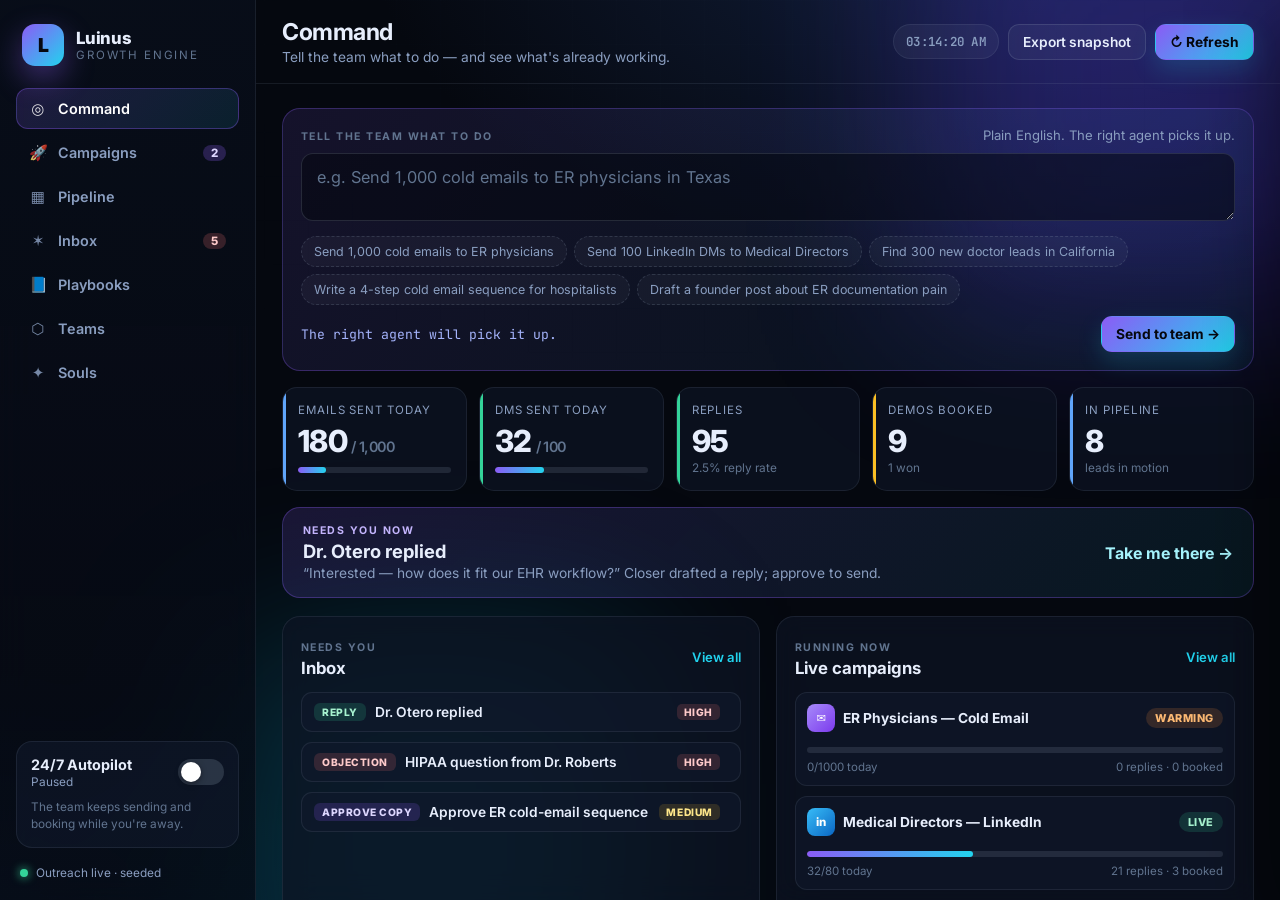
<file: index.html>
<!doctype html>
<html lang="en">
  <head>
    <meta charset="UTF-8" />
    <meta name="viewport" content="width=device-width, initial-scale=1.0" />
    <meta name="theme-color" content="#05080f" />
    <title>Luinus · Growth Engine</title>
    <link rel="preconnect" href="https://fonts.googleapis.com">
    <link rel="preconnect" href="https://fonts.gstatic.com" crossorigin>
    <link href="https://fonts.googleapis.com/css2?family=Inter:wght@400;500;600;700;800;900&family=JetBrains+Mono:wght@400;600&display=swap" rel="stylesheet">
    <link rel="stylesheet" href="./styles.css" />
  </head>
  <body>
    <div class="bg-orb orb-a"></div>
    <div class="bg-orb orb-b"></div>
    <div class="bg-grid"></div>

    <div class="app">
      <aside class="sidebar">
        <div class="brand">
          <div class="brand-mark">L</div>
          <div class="brand-text">
            <div class="brand-name">Luinus</div>
            <div class="brand-sub">Growth Engine</div>
          </div>
        </div>

        <nav class="nav" id="nav">
          <button class="nav-item" data-view="command"><span class="nav-ico">◎</span> Command</button>
          <button class="nav-item" data-view="campaigns"><span class="nav-ico">🚀</span> Campaigns <span class="nav-count" id="navCampaigns"></span></button>
          <button class="nav-item" data-view="pipeline"><span class="nav-ico">▦</span> Pipeline</button>
          <button class="nav-item" data-view="inbox"><span class="nav-ico">✶</span> Inbox <span class="nav-count danger" id="navInbox"></span></button>
          <button class="nav-item" data-view="playbooks"><span class="nav-ico">📘</span> Playbooks</button>
          <button class="nav-item" data-view="team"><span class="nav-ico">⬡</span> Teams</button>
          <button class="nav-item" data-view="souls"><span class="nav-ico">✦</span> Souls</button>
        </nav>

        <div class="autopilot">
          <div class="autopilot-row">
            <div>
              <div class="autopilot-title">24/7 Autopilot</div>
              <div class="autopilot-sub" id="autopilotSub">Paused</div>
            </div>
            <button class="toggle" id="autopilotToggle" role="switch" aria-checked="false"><span></span></button>
          </div>
          <p class="autopilot-note">The team keeps sending and booking while you're away.</p>
        </div>

        <div class="sidebar-foot">
          <div class="status-dot live"></div>
          <span id="sidebarStatus">Outreach live · seeded</span>
        </div>
      </aside>

      <main class="main">
        <header class="topbar">
          <div class="topbar-left">
            <h1 id="viewTitle">Command</h1>
            <p id="viewSubtitle" class="topbar-sub">Tell the team what to do — and see what's already working.</p>
          </div>
          <div class="topbar-actions">
            <span class="pill" id="clockPill">—</span>
            <button class="btn btn-ghost" id="exportBtn">Export snapshot</button>
            <button class="btn btn-primary" id="refreshBtn">↻ Refresh</button>
          </div>
        </header>

        <div class="view-scroll">
          <section class="view" id="view-command"></section>
          <section class="view" id="view-campaigns"></section>
          <section class="view" id="view-pipeline"></section>
          <section class="view" id="view-inbox"></section>
          <section class="view" id="view-playbooks"></section>
          <section class="view" id="view-team"></section>
          <section class="view" id="view-souls"></section>
        </div>
      </main>
    </div>

    <div class="drawer-backdrop" id="drawerBackdrop"></div>
    <aside class="drawer" id="drawer" aria-hidden="true">
      <div class="drawer-inner" id="drawerInner"></div>
    </aside>

    <div class="toast" id="toast"></div>

    <script src="./data.js"></script>
    <script src="./souls.js"></script>
    <script src="./app.js"></script>
  </body>
</html>
</file>
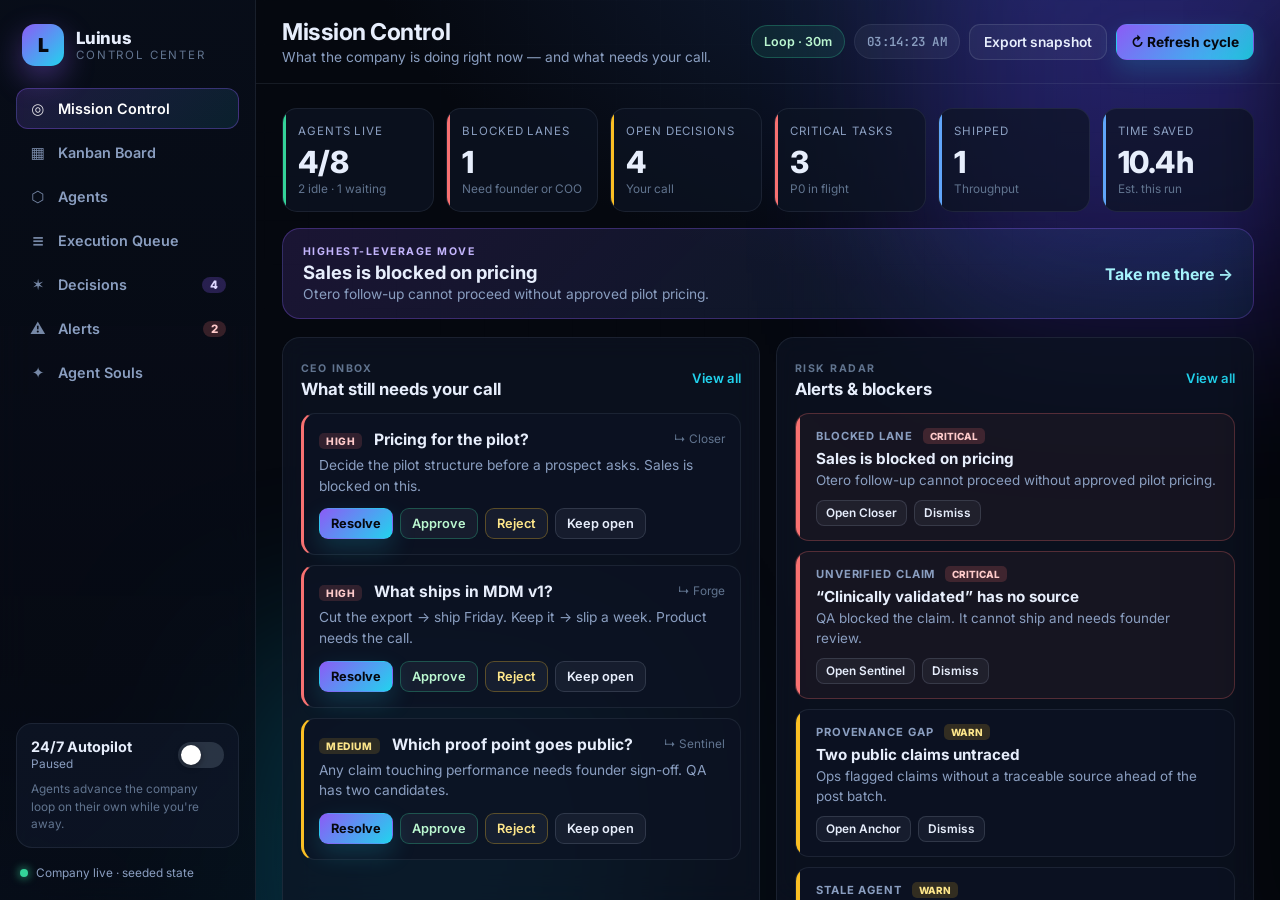
<file: luinus/dashboard/index.html>
<!doctype html>
<html lang="en">
  <head>
    <meta charset="UTF-8" />
    <meta name="viewport" content="width=device-width, initial-scale=1.0" />
    <meta name="theme-color" content="#05080f" />
    <title>Luinus · Company Control Center</title>
    <link rel="preconnect" href="https://fonts.googleapis.com">
    <link rel="preconnect" href="https://fonts.gstatic.com" crossorigin>
    <link href="https://fonts.googleapis.com/css2?family=Inter:wght@400;500;600;700;800;900&family=JetBrains+Mono:wght@400;600&display=swap" rel="stylesheet">
    <link rel="stylesheet" href="./styles.css" />
  </head>
  <body>
    <div class="bg-orb orb-a"></div>
    <div class="bg-orb orb-b"></div>
    <div class="bg-grid"></div>

    <div class="app">
      <!-- ===== Sidebar ===== -->
      <aside class="sidebar">
        <div class="brand">
          <div class="brand-mark">L</div>
          <div class="brand-text">
            <div class="brand-name">Luinus</div>
            <div class="brand-sub">Control Center</div>
          </div>
        </div>

        <nav class="nav" id="nav">
          <button class="nav-item" data-view="mission"><span class="nav-ico">◎</span> Mission Control</button>
          <button class="nav-item" data-view="kanban"><span class="nav-ico">▦</span> Kanban Board</button>
          <button class="nav-item" data-view="agents"><span class="nav-ico">⬡</span> Agents</button>
          <button class="nav-item" data-view="queue"><span class="nav-ico">≡</span> Execution Queue</button>
          <button class="nav-item" data-view="decisions"><span class="nav-ico">✶</span> Decisions <span class="nav-count" id="navDecisions"></span></button>
          <button class="nav-item" data-view="alerts"><span class="nav-ico">⚠</span> Alerts <span class="nav-count danger" id="navAlerts"></span></button>
          <button class="nav-item" data-view="souls"><span class="nav-ico">✦</span> Agent Souls</button>
        </nav>

        <div class="autopilot">
          <div class="autopilot-row">
            <div>
              <div class="autopilot-title">24/7 Autopilot</div>
              <div class="autopilot-sub" id="autopilotSub">Paused</div>
            </div>
            <button class="toggle" id="autopilotToggle" role="switch" aria-checked="false"><span></span></button>
          </div>
          <p class="autopilot-note">Agents advance the company loop on their own while you're away.</p>
        </div>

        <div class="sidebar-foot">
          <div class="status-dot live"></div>
          <span id="sidebarStatus">Company live · seeded state</span>
        </div>
      </aside>

      <!-- ===== Main ===== -->
      <main class="main">
        <header class="topbar">
          <div class="topbar-left">
            <h1 id="viewTitle">Mission Control</h1>
            <p id="viewSubtitle" class="topbar-sub">What the company is doing right now — and what needs your call.</p>
          </div>
          <div class="topbar-actions">
            <span class="pill pill-live" id="cadencePill">Loop · 30m</span>
            <span class="pill" id="clockPill">—</span>
            <button class="btn btn-ghost" id="exportBtn">Export snapshot</button>
            <button class="btn btn-primary" id="refreshBtn">↻ Refresh cycle</button>
          </div>
        </header>

        <div class="view-scroll">
          <section class="view" id="view-mission"></section>
          <section class="view" id="view-kanban"></section>
          <section class="view" id="view-agents"></section>
          <section class="view" id="view-queue"></section>
          <section class="view" id="view-decisions"></section>
          <section class="view" id="view-alerts"></section>
          <section class="view" id="view-souls"></section>
        </div>
      </main>
    </div>

    <!-- ===== Drill-down drawer ===== -->
    <div class="drawer-backdrop" id="drawerBackdrop"></div>
    <aside class="drawer" id="drawer" aria-hidden="true">
      <div class="drawer-inner" id="drawerInner"></div>
    </aside>

    <!-- ===== Toast ===== -->
    <div class="toast" id="toast"></div>

    <script src="./data.js"></script>
    <script src="./souls.js"></script>
    <script src="./app.js"></script>
  </body>
</html>
</file>
<file: styles.css>
:root {
  color-scheme: dark;
  --bg: #05080f;
  --bg-2: #070c16;
  --panel: rgba(13, 20, 35, 0.72);
  --panel-2: rgba(17, 26, 44, 0.6);
  --line: rgba(148, 163, 184, 0.12);
  --line-2: rgba(148, 163, 184, 0.2);
  --text: #e7eefc;
  --muted: #8a9ec0;
  --muted-2: #61748f;
  --accent: #8b5cf6;
  --accent-2: #22d3ee;
  --good: #34d399;
  --warn: #fbbf24;
  --bad: #f87171;
  --info: #60a5fa;
  --radius: 18px;
  --shadow: 0 30px 80px rgba(0, 0, 0, 0.5);
  font-family: Inter, system-ui, -apple-system, "Segoe UI", sans-serif;
}

* { box-sizing: border-box; }
html, body { margin: 0; height: 100%; }
body {
  background: radial-gradient(1200px 700px at 80% -10%, #13213f 0%, transparent 55%),
              radial-gradient(900px 600px at -10% 110%, #0c1f33 0%, transparent 55%),
              var(--bg);
  color: var(--text);
  overflow: hidden;
}
button { font: inherit; color: inherit; cursor: pointer; }
a { color: inherit; }
h1, h2, h3, h4 { margin: 0; }
::-webkit-scrollbar { width: 10px; height: 10px; }
::-webkit-scrollbar-thumb { background: rgba(148, 163, 184, 0.18); border-radius: 999px; }
::-webkit-scrollbar-track { background: transparent; }

.bg-orb { position: fixed; pointer-events: none; filter: blur(90px); opacity: 0.28; z-index: 0; }
.orb-a { width: 480px; height: 480px; background: #5b3df6; top: -160px; right: -120px; }
.orb-b { width: 420px; height: 420px; background: #0891b2; bottom: -160px; left: 220px; }
.bg-grid {
  position: fixed; inset: 0; z-index: 0; pointer-events: none; opacity: 0.4;
  background-image: linear-gradient(rgba(148,163,184,0.04) 1px, transparent 1px),
                    linear-gradient(90deg, rgba(148,163,184,0.04) 1px, transparent 1px);
  background-size: 44px 44px;
  mask-image: radial-gradient(900px 600px at 50% 0%, #000 0%, transparent 80%);
}

.eyebrow { text-transform: uppercase; letter-spacing: 0.14em; font-size: 0.66rem; font-weight: 700; color: var(--muted-2); }
.eyebrow.good { color: var(--good); }
.eyebrow.warn { color: var(--warn); }
.subtle { color: var(--muted); font-size: 0.82rem; }
.muted { opacity: 0.62; }
.link { background: none; border: none; color: var(--accent-2); font-size: 0.82rem; font-weight: 600; padding: 0; }
.link:hover { text-decoration: underline; }

/* ===== App shell ===== */
.app { position: relative; z-index: 1; display: grid; grid-template-columns: 256px 1fr; height: 100vh; }

/* ===== Sidebar ===== */
.sidebar {
  display: flex; flex-direction: column; gap: 18px;
  padding: 20px 16px; border-right: 1px solid var(--line);
  background: linear-gradient(180deg, rgba(9, 14, 26, 0.86), rgba(6, 10, 20, 0.7));
  backdrop-filter: blur(16px);
}
.brand { display: flex; align-items: center; gap: 12px; padding: 4px 6px; }
.brand-mark {
  width: 42px; height: 42px; border-radius: 13px; display: grid; place-items: center;
  background: linear-gradient(135deg, #8b5cf6, #22d3ee); font-weight: 900; font-size: 1.2rem;
  box-shadow: 0 12px 30px rgba(139, 92, 246, 0.4); color: #06080f;
}
.brand-name { font-weight: 800; font-size: 1.05rem; letter-spacing: -0.01em; }
.brand-sub { font-size: 0.72rem; color: var(--muted-2); letter-spacing: 0.16em; text-transform: uppercase; }

.nav { display: flex; flex-direction: column; gap: 3px; }
.nav-item {
  display: flex; align-items: center; gap: 11px; width: 100%;
  padding: 10px 12px; border-radius: 12px; border: 1px solid transparent;
  background: none; color: var(--muted); font-weight: 600; font-size: 0.9rem; text-align: left;
  transition: background 0.15s, color 0.15s, border-color 0.15s;
}
.nav-item:hover { background: rgba(148, 163, 184, 0.07); color: var(--text); }
.nav-item.active { background: linear-gradient(135deg, rgba(139,92,246,0.18), rgba(34,211,238,0.1)); color: #fff; border-color: rgba(139,92,246,0.35); }
.nav-ico { width: 18px; text-align: center; opacity: 0.85; font-size: 0.95rem; }
.nav-count { margin-left: auto; background: rgba(139,92,246,0.25); color: #ddd6fe; font-size: 0.72rem; font-weight: 800; padding: 1px 8px; border-radius: 999px; }
.nav-count.danger { background: rgba(248,113,113,0.2); color: #fecaca; }

.autopilot { margin-top: auto; padding: 14px; border-radius: 16px; border: 1px solid var(--line); background: var(--panel-2); }
.autopilot-row { display: flex; align-items: center; justify-content: space-between; gap: 10px; }
.autopilot-title { font-weight: 700; font-size: 0.9rem; }
.autopilot-sub { font-size: 0.74rem; color: var(--muted); margin-top: 2px; }
.autopilot-note { margin: 10px 0 0; font-size: 0.74rem; color: var(--muted-2); line-height: 1.45; }
.toggle { width: 46px; height: 26px; border-radius: 999px; background: rgba(148,163,184,0.22); border: none; position: relative; transition: background 0.2s; }
.toggle span { position: absolute; top: 3px; left: 3px; width: 20px; height: 20px; border-radius: 50%; background: #fff; transition: transform 0.2s; box-shadow: 0 2px 6px rgba(0,0,0,0.4); }
.toggle.on { background: linear-gradient(135deg, #8b5cf6, #22d3ee); }
.toggle.on span { transform: translateX(20px); }

.sidebar-foot { display: flex; align-items: center; gap: 8px; font-size: 0.74rem; color: var(--muted); padding: 0 4px; }
.status-dot { width: 8px; height: 8px; border-radius: 50%; }
.status-dot.live { background: var(--good); box-shadow: 0 0 10px var(--good); animation: pulse 2s infinite; }
@keyframes pulse { 0%,100% { opacity: 1; } 50% { opacity: 0.4; } }

/* ===== Main ===== */
.main { display: flex; flex-direction: column; height: 100vh; overflow: hidden; }
.topbar {
  display: flex; align-items: center; justify-content: space-between; gap: 16px;
  padding: 18px 26px; border-bottom: 1px solid var(--line); flex-wrap: wrap;
}
.topbar-left h1 { font-size: 1.45rem; letter-spacing: -0.02em; }
.topbar-sub { margin: 3px 0 0; color: var(--muted); font-size: 0.86rem; }
.topbar-actions { display: flex; align-items: center; gap: 9px; flex-wrap: wrap; }
.pill {
  display: inline-flex; align-items: center; gap: 6px; padding: 8px 12px; border-radius: 999px;
  background: rgba(148,163,184,0.08); border: 1px solid var(--line); color: var(--muted);
  font-size: 0.78rem; font-weight: 600;
}
.pill-live { color: #bbf7d0; background: rgba(52,211,153,0.1); border-color: rgba(52,211,153,0.28); }
#clockPill { font-family: "JetBrains Mono", monospace; letter-spacing: 0.02em; }

.view-scroll { flex: 1; overflow-y: auto; padding: 24px 26px 60px; }
.view { display: none; animation: fade 0.25s ease; }
.view.active { display: block; }
@keyframes fade { from { opacity: 0; transform: translateY(6px); } to { opacity: 1; transform: none; } }

/* ===== Buttons ===== */
.btn { border: 1px solid transparent; border-radius: 11px; padding: 9px 14px; font-weight: 600; font-size: 0.86rem; transition: transform 0.12s, background 0.15s, border-color 0.15s, opacity 0.15s; }
.btn:hover { transform: translateY(-1px); }
.btn:active { transform: none; }
.btn-primary { background: linear-gradient(135deg, #8b5cf6, #22d3ee); color: #06080f; font-weight: 700; box-shadow: 0 10px 24px rgba(34,211,238,0.18); }
.btn-ghost { background: rgba(148,163,184,0.08); border-color: var(--line-2); color: var(--text); }
.btn-ghost:hover { background: rgba(148,163,184,0.14); }
.btn-ghost.warn { color: #fde68a; border-color: rgba(251,191,36,0.3); }
.btn-ghost.good { color: #bbf7d0; border-color: rgba(52,211,153,0.3); }
.btn-small { padding: 7px 11px; font-size: 0.8rem; border-radius: 9px; }
.btn-tiny { padding: 5px 9px; font-size: 0.74rem; border-radius: 8px; }
.btn:disabled { opacity: 0.4; cursor: not-allowed; transform: none; }

/* ===== Panels ===== */
.panel { background: var(--panel); border: 1px solid var(--line); border-radius: var(--radius); padding: 18px; backdrop-filter: blur(12px); }
.panel-head { display: flex; align-items: center; justify-content: space-between; gap: 12px; margin-bottom: 14px; }
.panel-head h3 { font-size: 1.05rem; margin-top: 3px; }
.stack { display: grid; gap: 10px; }
.stack.wide { gap: 12px; }

/* ===== Metrics tiles ===== */
.metrics-row { display: grid; grid-template-columns: repeat(6, 1fr); gap: 12px; margin-bottom: 16px; }
.tile { padding: 15px; border-radius: 15px; border: 1px solid var(--line); background: var(--panel); position: relative; overflow: hidden; }
.tile::before { content: ''; position: absolute; top: 0; left: 0; width: 3px; height: 100%; background: var(--muted-2); }
.tile.tone-good::before { background: var(--good); }
.tile.tone-bad::before { background: var(--bad); }
.tile.tone-warn::before { background: var(--warn); }
.tile.tone-info::before { background: var(--info); }
.tile-label { font-size: 0.72rem; text-transform: uppercase; letter-spacing: 0.08em; color: var(--muted); }
.tile-value { font-size: 1.9rem; font-weight: 800; margin: 6px 0 2px; letter-spacing: -0.02em; }
.tile-hint { font-size: 0.74rem; color: var(--muted-2); }

/* ===== Recommendation ===== */
.recommend {
  display: flex; align-items: center; justify-content: space-between; gap: 16px; width: 100%;
  padding: 16px 20px; margin-bottom: 18px; border-radius: var(--radius); text-align: left;
  background: linear-gradient(135deg, rgba(139,92,246,0.16), rgba(34,211,238,0.08));
  border: 1px solid rgba(139,92,246,0.32);
}
.recommend:hover { transform: translateY(-1px); border-color: rgba(139,92,246,0.5); }
.recommend-left { display: flex; flex-direction: column; gap: 3px; }
.recommend-eyebrow { text-transform: uppercase; letter-spacing: 0.14em; font-size: 0.66rem; font-weight: 700; color: #c4b5fd; }
.recommend-left strong { font-size: 1.15rem; }
.recommend-detail { color: var(--muted); font-size: 0.86rem; }
.recommend-cta { white-space: nowrap; font-weight: 700; color: #a5f3fc; }

/* ===== Mission grid ===== */
.mission-grid { display: grid; grid-template-columns: 1fr 1fr; gap: 16px; }
.pulse-panel { grid-column: span 1; }
.activity-panel { grid-column: 1 / -1; }
.pulse { display: grid; grid-template-columns: repeat(2, 1fr); gap: 8px; }
.pulse-chip { display: flex; align-items: center; gap: 10px; padding: 9px 11px; border-radius: 12px; border: 1px solid var(--line); background: var(--panel-2); text-align: left; }
.pulse-chip:hover { border-color: var(--line-2); }
.pulse-meta { display: flex; flex-direction: column; flex: 1; }
.pulse-name { font-weight: 700; font-size: 0.84rem; }
.pulse-status { font-size: 0.72rem; color: var(--muted); }

/* ===== Avatars / dots / badges ===== */
.avatar { width: 30px; height: 30px; border-radius: 9px; display: grid; place-items: center; font-weight: 800; font-size: 0.74rem; background: linear-gradient(135deg, #6d4ef0, #1aa0c0); color: #06080f; flex: none; }
.avatar.xs { width: 20px; height: 20px; border-radius: 6px; font-size: 0.6rem; }
.avatar.lg { width: 44px; height: 44px; border-radius: 12px; font-size: 0.95rem; }
.avatar.xl { width: 56px; height: 56px; border-radius: 15px; font-size: 1.2rem; }
.avatar.blocked { background: linear-gradient(135deg, #f87171, #b45309); }
.avatar.idle { background: linear-gradient(135deg, #fbbf24, #b45309); }
.avatar.waiting { background: linear-gradient(135deg, #60a5fa, #4338ca); }
.avatar.done { background: linear-gradient(135deg, #34d399, #0f766e); }

.dot { width: 9px; height: 9px; border-radius: 50%; flex: none; }
.dot.live { background: var(--good); box-shadow: 0 0 8px var(--good); }
.dot.idle { background: var(--warn); }
.dot.blocked { background: var(--bad); box-shadow: 0 0 8px var(--bad); }
.dot.waiting { background: var(--info); }
.dot.done { background: var(--good); }

.badge { padding: 4px 9px; border-radius: 999px; font-size: 0.68rem; font-weight: 800; text-transform: uppercase; letter-spacing: 0.06em; flex: none; }
.badge.live { color: #bbf7d0; background: rgba(52,211,153,0.14); }
.badge.idle { color: #fde68a; background: rgba(251,191,36,0.14); }
.badge.blocked { color: #fecaca; background: rgba(248,113,113,0.16); }
.badge.waiting { color: #bfdbfe; background: rgba(96,165,250,0.16); }
.badge.done { color: #a7f3d0; background: rgba(52,211,153,0.14); }

/* ===== Activity ===== */
.activity { display: grid; gap: 2px; }
.activity-item { display: flex; gap: 11px; padding: 9px 4px; border-bottom: 1px solid var(--line); }
.activity-item:last-child { border-bottom: none; }
.act-dot { width: 8px; height: 8px; border-radius: 50%; margin-top: 6px; flex: none; background: var(--muted-2); }
.act-dot.type-revenue { background: var(--good); }
.act-dot.type-product { background: var(--accent); }
.act-dot.type-quality { background: var(--info); }
.act-dot.type-operations { background: var(--warn); }
.act-dot.type-research { background: var(--accent-2); }
.act-dot.type-customer { background: #f472b6; }
.act-body { flex: 1; }
.act-msg { font-size: 0.88rem; line-height: 1.4; }
.act-meta { display: flex; justify-content: space-between; gap: 10px; margin-top: 2px; font-size: 0.72rem; color: var(--muted-2); }
.act-meta time { font-family: "JetBrains Mono", monospace; }

/* ===== Kanban ===== */
.kanban-bar { display: flex; align-items: center; justify-content: space-between; gap: 12px; margin-bottom: 14px; flex-wrap: wrap; }
.kanban { display: grid; grid-template-columns: repeat(5, 1fr); gap: 12px; align-items: start; }
.kcol { background: var(--panel); border: 1px solid var(--line); border-radius: 15px; padding: 12px; display: flex; flex-direction: column; min-height: 200px; }
.kcol-head { display: flex; align-items: center; justify-content: space-between; }
.kcol-title { display: flex; align-items: center; gap: 8px; font-weight: 700; font-size: 0.86rem; }
.kcol-dot { width: 9px; height: 9px; border-radius: 50%; }
.st-backlog { background: var(--muted-2); }
.st-in_progress { background: var(--accent); }
.st-blocked { background: var(--bad); }
.st-review { background: var(--info); }
.st-shipped { background: var(--good); }
.kcol-count { font-size: 0.74rem; font-weight: 800; color: var(--muted); background: rgba(148,163,184,0.12); padding: 1px 8px; border-radius: 999px; }
.kcol-hint { font-size: 0.68rem; color: var(--muted-2); text-transform: uppercase; letter-spacing: 0.08em; margin: 3px 0 10px; }
.kcol-body { display: grid; gap: 9px; flex: 1; border-radius: 10px; transition: background 0.15s; padding: 2px; }
.kcol-body.drop-hot { background: rgba(139,92,246,0.1); outline: 1px dashed rgba(139,92,246,0.4); }
.kcol-empty { color: var(--muted-2); font-size: 0.78rem; padding: 14px 6px; text-align: center; }

.kcard { background: var(--panel-2); border: 1px solid var(--line); border-radius: 12px; padding: 11px; cursor: grab; transition: border-color 0.15s, transform 0.1s; display: grid; gap: 7px; }
.kcard:hover { border-color: var(--line-2); transform: translateY(-1px); }
.kcard.dragging { opacity: 0.5; cursor: grabbing; }
.kcard.is-done { opacity: 0.62; }
.kcard-top { display: flex; align-items: center; justify-content: space-between; }
.kcard-title { font-weight: 700; font-size: 0.86rem; line-height: 1.3; }
.kcard-detail { font-size: 0.76rem; color: var(--muted); line-height: 1.4; }
.kcard-dep { font-size: 0.7rem; color: var(--warn); }
.kcard-foot { display: flex; align-items: center; justify-content: space-between; gap: 8px; margin-top: 2px; }
.owner { display: flex; align-items: center; gap: 6px; font-size: 0.74rem; color: var(--muted); }
.lane-chip { font-size: 0.68rem; color: var(--muted); background: rgba(148,163,184,0.1); padding: 2px 7px; border-radius: 999px; border: 1px solid var(--line); }

.ptag { font-size: 0.68rem; font-weight: 800; padding: 2px 7px; border-radius: 6px; letter-spacing: 0.04em; }
.ptag.big { font-size: 0.82rem; padding: 6px 11px; border-radius: 9px; }
.ptag.p0 { color: #fecaca; background: rgba(248,113,113,0.16); }
.ptag.p1 { color: #fde68a; background: rgba(251,191,36,0.14); }
.ptag.p2 { color: #bfdbfe; background: rgba(96,165,250,0.14); }
.due-flag { font-size: 0.66rem; font-weight: 800; color: #fecaca; background: rgba(248,113,113,0.16); padding: 2px 7px; border-radius: 6px; }
.due-soft { font-size: 0.68rem; color: var(--muted-2); }

/* ===== Agents ===== */
.agent-grid { display: grid; grid-template-columns: repeat(auto-fill, minmax(310px, 1fr)); gap: 14px; }
.agent { background: var(--panel); border: 1px solid var(--line); border-radius: var(--radius); padding: 16px; display: grid; gap: 11px; }
.agent-top { display: flex; align-items: flex-start; justify-content: space-between; gap: 10px; }
.agent-id { display: flex; gap: 11px; background: none; border: none; text-align: left; padding: 0; }
.agent-name-wrap { display: flex; flex-direction: column; gap: 1px; }
.agent-name { font-weight: 800; font-size: 1rem; }
.agent-role { color: var(--muted); font-size: 0.78rem; }
.agent-mission { margin: 0; color: var(--muted); font-size: 0.86rem; line-height: 1.45; }
.agent-next { font-size: 0.84rem; line-height: 1.4; }
.agent-next .eyebrow { display: inline; margin-right: 4px; }
.agent-blocker { font-size: 0.8rem; color: #fecaca; background: rgba(248,113,113,0.1); border: 1px solid rgba(248,113,113,0.22); padding: 8px 10px; border-radius: 10px; }
.agent-stats { display: flex; gap: 14px; font-size: 0.76rem; color: var(--muted); font-family: "JetBrains Mono", monospace; }
.progress { height: 7px; border-radius: 999px; background: rgba(148,163,184,0.14); overflow: hidden; }
.progress span { display: block; height: 100%; background: linear-gradient(90deg, #8b5cf6, #22d3ee); border-radius: inherit; transition: width 0.4s ease; }
.progress.big { height: 10px; margin: 12px 0; }
.agent-actions { display: flex; gap: 6px; flex-wrap: wrap; }

/* ===== Queue ===== */
.queue-bar { display: flex; align-items: center; justify-content: space-between; gap: 12px; margin-bottom: 14px; flex-wrap: wrap; }
.chips { display: flex; gap: 6px; flex-wrap: wrap; }
.chip { padding: 6px 12px; border-radius: 999px; border: 1px solid var(--line-2); background: rgba(148,163,184,0.06); color: var(--muted); font-size: 0.8rem; font-weight: 600; }
.chip.on { background: linear-gradient(135deg, rgba(139,92,246,0.25), rgba(34,211,238,0.15)); color: #fff; border-color: rgba(139,92,246,0.45); }
.qtable { background: var(--panel); border: 1px solid var(--line); border-radius: var(--radius); overflow: hidden; }
.qhead, .qrow { display: grid; grid-template-columns: 2.4fr 1fr 0.9fr 0.7fr 1fr 0.6fr 1.4fr; gap: 10px; align-items: center; padding: 11px 16px; }
.qhead { font-size: 0.7rem; text-transform: uppercase; letter-spacing: 0.08em; color: var(--muted-2); border-bottom: 1px solid var(--line); }
.qrow { border-bottom: 1px solid var(--line); font-size: 0.86rem; }
.qrow:last-child { border-bottom: none; }
.qrow:hover { background: rgba(148,163,184,0.04); }
.qrow.is-blocked { background: rgba(248,113,113,0.05); }
.qtitle { background: none; border: none; text-align: left; padding: 0; font-weight: 700; font-size: 0.88rem; display: flex; flex-direction: column; gap: 2px; }
.qtitle small { font-weight: 400; color: var(--muted-2); font-size: 0.74rem; }
.qtitle:hover { color: var(--accent-2); }
.stage-chip { font-size: 0.7rem; font-weight: 700; padding: 3px 9px; border-radius: 999px; text-align: center; white-space: nowrap; }
.stage-chip.st-backlog { background: rgba(148,163,184,0.14); color: #cbd5e1; }
.stage-chip.st-in_progress { background: rgba(139,92,246,0.16); color: #ddd6fe; }
.stage-chip.st-blocked { background: rgba(248,113,113,0.16); color: #fecaca; }
.stage-chip.st-review { background: rgba(96,165,250,0.16); color: #bfdbfe; }
.stage-chip.st-shipped { background: rgba(52,211,153,0.16); color: #a7f3d0; }
.due { font-family: "JetBrains Mono", monospace; font-size: 0.8rem; color: var(--muted); }
.due.hot { color: #fecaca; font-weight: 700; }
.qactions { display: flex; gap: 5px; flex-wrap: wrap; }

/* ===== Decisions ===== */
.decision { background: var(--panel); border: 1px solid var(--line); border-left: 3px solid var(--muted-2); border-radius: 14px; padding: 15px; }
.decision.urgency-high { border-left-color: var(--bad); }
.decision.urgency-medium { border-left-color: var(--warn); }
.decision.urgency-low { border-left-color: var(--info); }
.decision-head { display: flex; align-items: center; justify-content: space-between; gap: 10px; margin-bottom: 6px; }
.decision-head strong { font-size: 0.98rem; }
.urgency-tag { font-size: 0.64rem; font-weight: 800; text-transform: uppercase; letter-spacing: 0.06em; padding: 2px 7px; border-radius: 5px; margin-right: 8px; }
.urgency-tag.high { color: #fecaca; background: rgba(248,113,113,0.16); }
.urgency-tag.medium { color: #fde68a; background: rgba(251,191,36,0.14); }
.urgency-tag.low { color: #bfdbfe; background: rgba(96,165,250,0.14); }
.req { font-size: 0.74rem; color: var(--muted-2); white-space: nowrap; }
.decision p { margin: 0 0 12px; color: var(--muted); font-size: 0.86rem; line-height: 1.5; }
.decision-actions { display: flex; gap: 7px; flex-wrap: wrap; }
.decision.closed { padding: 11px 15px; opacity: 0.7; }
.resolved-tag { font-size: 0.68rem; font-weight: 700; padding: 2px 9px; border-radius: 999px; background: rgba(52,211,153,0.14); color: #a7f3d0; }
.resolved-tag.rejected { background: rgba(248,113,113,0.14); color: #fecaca; }
.resolved-tag.sent { background: rgba(251,191,36,0.14); color: #fde68a; }
.closed-head { display: flex; align-items: center; justify-content: space-between; margin: 20px 0 10px; }

/* ===== Alerts ===== */
.alert { display: flex; gap: 0; background: var(--panel); border: 1px solid var(--line); border-radius: 14px; overflow: hidden; }
.alert-rail { width: 4px; flex: none; background: var(--muted-2); }
.alert.sev-critical .alert-rail { background: var(--bad); }
.alert.sev-warn .alert-rail { background: var(--warn); }
.alert.sev-info .alert-rail { background: var(--info); }
.alert.sev-critical { border-color: rgba(248,113,113,0.28); background: rgba(248,113,113,0.05); }
.alert-body { padding: 14px 16px; flex: 1; }
.alert-head { display: flex; align-items: center; gap: 10px; margin-bottom: 5px; }
.alert-type { font-size: 0.7rem; text-transform: uppercase; letter-spacing: 0.08em; color: var(--muted); font-weight: 700; }
.sev-tag { font-size: 0.62rem; font-weight: 800; text-transform: uppercase; padding: 2px 7px; border-radius: 5px; }
.sev-tag.critical { color: #fecaca; background: rgba(248,113,113,0.18); }
.sev-tag.warn { color: #fde68a; background: rgba(251,191,36,0.16); }
.sev-tag.info { color: #bfdbfe; background: rgba(96,165,250,0.16); }
.alert-body strong { display: block; font-size: 0.95rem; margin-bottom: 3px; }
.alert-body p { margin: 0 0 10px; color: var(--muted); font-size: 0.84rem; line-height: 1.45; }
.alert-actions { display: flex; gap: 7px; flex-wrap: wrap; }

/* ===== Souls ===== */
.soul-grid { display: grid; grid-template-columns: repeat(auto-fill, minmax(360px, 1fr)); gap: 16px; }
.soul { background: var(--panel); border: 1px solid var(--line); border-radius: var(--radius); padding: 18px; display: grid; gap: 14px; }
.soul-head { display: flex; gap: 13px; align-items: center; }
.soul-name { font-weight: 800; font-size: 1.1rem; }
.soul-role { color: var(--muted); font-weight: 500; font-size: 0.86rem; }
.soul-tagline { color: var(--muted); font-size: 0.84rem; margin-top: 2px; }
.soul-directive { padding: 12px 14px; border-radius: 12px; background: linear-gradient(135deg, rgba(139,92,246,0.1), rgba(34,211,238,0.05)); border: 1px solid rgba(139,92,246,0.2); }
.soul-directive p { margin: 5px 0 0; font-size: 0.9rem; line-height: 1.5; }
.soul-sec ul { margin: 7px 0 0; padding-left: 18px; display: grid; gap: 4px; }
.soul-sec li { font-size: 0.83rem; color: var(--muted); line-height: 1.4; }
.tool-tags { display: flex; flex-wrap: wrap; gap: 6px; margin-top: 7px; }
.tool-tag { font-size: 0.74rem; padding: 4px 10px; border-radius: 999px; background: rgba(148,163,184,0.1); border: 1px solid var(--line); color: #cbd5e1; }
.tool-tag.dep { color: #fde68a; border-color: rgba(251,191,36,0.25); background: rgba(251,191,36,0.08); }
.soul-rights { display: grid; grid-template-columns: 1fr 1fr; gap: 12px; }
.soul-rights ul { margin: 6px 0 0; padding-left: 16px; display: grid; gap: 3px; }
.soul-rights li { font-size: 0.79rem; color: var(--muted); line-height: 1.35; }
.soul-voice { font-style: italic; color: #c4b5fd; font-size: 0.86rem; line-height: 1.5; padding: 10px 14px; border-left: 2px solid rgba(139,92,246,0.4); background: rgba(139,92,246,0.05); border-radius: 0 10px 10px 0; }
.soul-link { font-size: 0.82rem; font-weight: 600; color: var(--accent-2); text-decoration: none; }
.soul-link:hover { text-decoration: underline; }

/* ===== Drawer ===== */
.drawer-backdrop { position: fixed; inset: 0; background: rgba(2, 4, 10, 0.6); backdrop-filter: blur(2px); opacity: 0; pointer-events: none; transition: opacity 0.2s; z-index: 40; }
.drawer-backdrop.show { opacity: 1; pointer-events: auto; }
.drawer { position: fixed; top: 0; right: 0; height: 100vh; width: min(480px, 94vw); background: linear-gradient(180deg, rgba(11,17,30,0.98), rgba(7,11,21,0.98)); border-left: 1px solid var(--line-2); box-shadow: var(--shadow); transform: translateX(100%); transition: transform 0.28s cubic-bezier(0.4,0,0.2,1); z-index: 50; }
.drawer.open { transform: none; }
.drawer-inner { height: 100%; overflow-y: auto; padding: 22px; display: grid; gap: 14px; align-content: start; }
.drawer-head { display: flex; align-items: flex-start; justify-content: space-between; gap: 12px; }
.drawer-id { display: flex; gap: 13px; align-items: center; }
.drawer-id h2 { font-size: 1.3rem; letter-spacing: -0.01em; }
.drawer-close { width: 34px; height: 34px; border-radius: 10px; border: 1px solid var(--line); background: rgba(148,163,184,0.08); font-size: 0.9rem; flex: none; }
.drawer-close:hover { background: rgba(148,163,184,0.16); }
.drawer-tags { display: flex; gap: 7px; flex-wrap: wrap; }
.kv { font-size: 0.74rem; color: var(--muted); background: rgba(148,163,184,0.08); border: 1px solid var(--line); padding: 4px 9px; border-radius: 999px; }
.kv.hot { color: #fecaca; border-color: rgba(248,113,113,0.3); }
.drawer-sec span.eyebrow { display: block; margin-bottom: 5px; }
.drawer-sec p { margin: 0; font-size: 0.88rem; line-height: 1.5; color: var(--text); }
.drawer-io { display: grid; gap: 10px; padding: 14px; border-radius: 12px; background: var(--panel-2); border: 1px solid var(--line); }
.drawer-io p { margin: 3px 0 0; font-size: 0.82rem; color: var(--muted); line-height: 1.45; }
.mini-list { display: grid; gap: 6px; }
.mini-row { display: flex; align-items: center; gap: 8px; padding: 8px 10px; border-radius: 10px; border: 1px solid var(--line); background: var(--panel-2); text-align: left; font-size: 0.82rem; }
.mini-row:hover { border-color: var(--line-2); }
.mini-row .stage-chip { margin-left: auto; }
.stage-picker { display: flex; gap: 6px; flex-wrap: wrap; }
.drawer-actions { display: flex; gap: 7px; flex-wrap: wrap; margin-top: 6px; padding-top: 14px; border-top: 1px solid var(--line); }
.drawer-actions .btn { text-decoration: none; display: inline-flex; align-items: center; }

/* ===== Toast ===== */
.toast { position: fixed; bottom: 24px; left: 50%; transform: translateX(-50%) translateY(20px); background: rgba(17,26,44,0.98); border: 1px solid var(--line-2); color: var(--text); padding: 11px 18px; border-radius: 12px; font-size: 0.86rem; font-weight: 600; box-shadow: var(--shadow); opacity: 0; pointer-events: none; transition: opacity 0.2s, transform 0.2s; z-index: 60; }
.toast.show { opacity: 1; transform: translateX(-50%) translateY(0); }

/* ===== Responsive ===== */
@media (max-width: 1180px) {
  .metrics-row { grid-template-columns: repeat(3, 1fr); }
  .kanban { grid-template-columns: repeat(3, 1fr); }
}
@media (max-width: 980px) {
  .app { grid-template-columns: 1fr; }
  .sidebar { position: fixed; bottom: 0; left: 0; right: 0; top: auto; z-index: 30; flex-direction: row; align-items: center; gap: 8px; padding: 8px; border-right: none; border-top: 1px solid var(--line); overflow-x: auto; }
  .brand, .autopilot, .sidebar-foot { display: none; }
  .nav { flex-direction: row; gap: 4px; }
  .nav-item { white-space: nowrap; padding: 9px 12px; }
  .nav-item span:not(.nav-ico):not(.nav-count) { display: none; }
  .main { height: 100vh; padding-bottom: 56px; }
  .mission-grid { grid-template-columns: 1fr; }
}
@media (max-width: 720px) {
  .metrics-row { grid-template-columns: repeat(2, 1fr); }
  .kanban { grid-template-columns: 1fr; }
  .qhead { display: none; }
  .qrow { grid-template-columns: 1fr 1fr; gap: 7px; }
  .qrow .hide-sm { display: none; }
  .pulse { grid-template-columns: 1fr; }
  .topbar { padding: 14px 16px; }
  .view-scroll { padding: 16px; }
}

/* ===== Growth Engine additions ===== */
.metrics-row.five { grid-template-columns: repeat(5, 1fr); }
.tile-goal { font-size: 0.9rem; color: var(--muted-2); font-weight: 600; margin-left: 4px; }
.goal-bar { height: 6px; border-radius: 999px; background: rgba(148,163,184,0.16); overflow: hidden; margin-top: 8px; }
.goal-bar.big { height: 9px; margin: 10px 0; }
.goal-bar span { display: block; height: 100%; border-radius: inherit; background: linear-gradient(90deg, #8b5cf6, #22d3ee); transition: width 0.5s ease; }

/* Composer */
.composer { background: linear-gradient(135deg, rgba(139,92,246,0.12), rgba(34,211,238,0.06)); border: 1px solid rgba(139,92,246,0.3); border-radius: var(--radius); padding: 18px; margin-bottom: 16px; }
.composer-head { display: flex; align-items: baseline; justify-content: space-between; gap: 12px; margin-bottom: 10px; }
.composer-input { width: 100%; background: rgba(5,8,15,0.55); border: 1px solid var(--line-2); border-radius: 12px; color: var(--text); font: inherit; font-size: 1.02rem; padding: 13px 15px; resize: vertical; outline: none; }
.composer-input:focus { border-color: rgba(139,92,246,0.6); }
.composer-input::placeholder { color: var(--muted-2); }
.composer-chips { display: flex; flex-wrap: wrap; gap: 7px; margin: 11px 0; }
.qchip { font-size: 0.78rem; padding: 7px 12px; border-radius: 999px; border: 1px dashed var(--line-2); background: rgba(148,163,184,0.06); color: var(--muted); }
.qchip:hover { color: var(--text); border-color: rgba(139,92,246,0.5); border-style: solid; }
.composer-foot { display: flex; align-items: center; justify-content: space-between; gap: 12px; }
.composer-foot .subtle { font-family: "JetBrains Mono", monospace; color: #a5b4fc; }

/* Channel badges */
.ch-badge { display: inline-grid; place-items: center; width: 28px; height: 28px; border-radius: 8px; font-size: 0.72rem; font-weight: 800; flex: none; color: #06080f; }
.ch-badge.sm { width: 20px; height: 20px; border-radius: 6px; font-size: 0.6rem; }
.ch-badge.lg { width: 40px; height: 40px; border-radius: 11px; font-size: 0.9rem; }
.ch-badge.email { background: linear-gradient(135deg, #a78bfa, #7c3aed); color: #fff; }
.ch-badge.linkedin { background: linear-gradient(135deg, #38bdf8, #0a66c2); color: #fff; }
.ch-badge.content, .ch-badge.pipeline { background: linear-gradient(135deg, #34d399, #0f766e); color: #fff; }

/* Status chips */
.status-chip { font-size: 0.68rem; font-weight: 800; text-transform: uppercase; letter-spacing: 0.05em; padding: 3px 9px; border-radius: 999px; }
.status-chip.st-live { color: #a7f3d0; background: rgba(52,211,153,0.16); }
.status-chip.st-warming { color: #fdba74; background: rgba(251,146,60,0.16); }
.status-chip.st-draft { color: #cbd5e1; background: rgba(148,163,184,0.16); }
.status-chip.st-paused { color: #fde68a; background: rgba(251,191,36,0.14); }

/* Campaign cards */
.campaign-grid { display: grid; grid-template-columns: repeat(auto-fill, minmax(330px, 1fr)); gap: 14px; }
.campaign { background: var(--panel); border: 1px solid var(--line); border-radius: var(--radius); padding: 16px; display: grid; gap: 11px; }
.campaign-top { display: flex; align-items: flex-start; justify-content: space-between; gap: 10px; }
.campaign-id { display: flex; gap: 11px; align-items: center; background: none; border: none; text-align: left; padding: 0; }
.campaign-name { font-weight: 800; font-size: 1rem; display: block; }
.campaign-icp { color: var(--muted); font-size: 0.8rem; }
.warming-note { font-size: 0.78rem; color: #fdba74; background: rgba(251,146,60,0.1); border: 1px solid rgba(251,146,60,0.22); padding: 7px 10px; border-radius: 10px; }
.goal-row { display: flex; justify-content: space-between; font-size: 0.8rem; color: var(--muted); }
.campaign-stats { display: grid; grid-template-columns: repeat(4, 1fr); gap: 8px; }
.campaign-stats.wide { margin: 6px 0; }
.campaign-stats div { background: rgba(148,163,184,0.06); border: 1px solid var(--line); border-radius: 10px; padding: 9px 6px; text-align: center; }
.campaign-stats b { font-size: 1.05rem; font-weight: 800; display: block; }
.campaign-stats span { font-size: 0.66rem; color: var(--muted-2); text-transform: uppercase; letter-spacing: 0.05em; }
.infra-note { font-size: 0.74rem; color: var(--muted); font-family: "JetBrains Mono", monospace; }
.campaign-actions { display: flex; gap: 7px; flex-wrap: wrap; }

/* Campaign mini (command view) */
.cmini { display: grid; gap: 7px; width: 100%; text-align: left; background: var(--panel-2); border: 1px solid var(--line); border-radius: 12px; padding: 11px; }
.cmini:hover { border-color: var(--line-2); }
.cmini-top { display: flex; align-items: center; gap: 8px; }
.cmini-top strong { font-size: 0.86rem; flex: 1; }
.cmini-meta { display: flex; justify-content: space-between; font-size: 0.72rem; color: var(--muted-2); }

/* Inbox */
.inbox-row { display: flex; align-items: center; gap: 9px; width: 100%; text-align: left; background: var(--panel-2); border: 1px solid var(--line); border-radius: 11px; padding: 10px 12px; }
.inbox-row:hover { border-color: var(--line-2); }
.inbox-row-title { flex: 1; font-size: 0.86rem; font-weight: 600; }
.itype { font-size: 0.64rem; font-weight: 800; text-transform: uppercase; letter-spacing: 0.05em; padding: 3px 8px; border-radius: 6px; white-space: nowrap; }
.it-reply { color: #a7f3d0; background: rgba(52,211,153,0.16); }
.it-objection { color: #fecaca; background: rgba(248,113,113,0.16); }
.it-approve-copy { color: #ddd6fe; background: rgba(139,92,246,0.18); }
.it-approve-leads { color: #bfdbfe; background: rgba(96,165,250,0.16); }
.it-book { color: #fde68a; background: rgba(251,191,36,0.16); }
.inbox-card { background: var(--panel); border: 1px solid var(--line); border-left: 3px solid var(--muted-2); border-radius: 14px; padding: 15px; }
.inbox-card.urgency-high { border-left-color: var(--bad); }
.inbox-card.urgency-medium { border-left-color: var(--warn); }
.inbox-card-head { display: flex; align-items: center; gap: 10px; margin-bottom: 7px; flex-wrap: wrap; }
.inbox-card-head strong { font-size: 0.98rem; flex: 1; }
.inbox-card p { margin: 0 0 12px; color: var(--muted); font-size: 0.88rem; line-height: 1.5; }

/* Pipeline stage colors */
.kanban.six { grid-template-columns: repeat(6, 1fr); }
.pst-sourced { background: var(--muted-2); }
.pst-contacted { background: var(--accent); }
.pst-replied { background: var(--info); }
.pst-booked { background: var(--warn); }
.pst-won { background: var(--good); }
.pst-passed { background: #64748b; }
.stage-chip.pst-sourced { background: rgba(148,163,184,0.16); color: #cbd5e1; }
.stage-chip.pst-contacted { background: rgba(139,92,246,0.16); color: #ddd6fe; }
.stage-chip.pst-replied { background: rgba(96,165,250,0.16); color: #bfdbfe; }
.stage-chip.pst-booked { background: rgba(251,191,36,0.16); color: #fde68a; }
.stage-chip.pst-won { background: rgba(52,211,153,0.16); color: #a7f3d0; }
.stage-chip.pst-passed { background: rgba(100,116,139,0.18); color: #cbd5e1; }
.kcard.lead { cursor: grab; }
.lead-title { font-size: 0.78rem; color: var(--text); }
.lead-org { font-size: 0.72rem; color: var(--muted-2); }

/* Playbooks */
.play-steps { margin: 8px 0 0; padding-left: 20px; display: grid; gap: 5px; }
.play-steps li { font-size: 0.84rem; color: var(--muted); line-height: 1.45; }
.playbook .soul-head { align-items: center; }

/* Sequence (drawer) */
.seq { display: grid; gap: 6px; }
.seq-step { display: flex; align-items: center; gap: 9px; font-size: 0.82rem; background: var(--panel-2); border: 1px solid var(--line); border-radius: 9px; padding: 7px 10px; }
.seq-day { font-family: "JetBrains Mono", monospace; font-size: 0.72rem; color: var(--muted-2); white-space: nowrap; }
.seq-type { font-size: 0.64rem; font-weight: 800; text-transform: uppercase; padding: 2px 7px; border-radius: 5px; background: rgba(148,163,184,0.14); color: #cbd5e1; }
.seq-type.t-email { background: rgba(139,92,246,0.16); color: #ddd6fe; }
.seq-type.t-dm, .seq-type.t-connect, .seq-type.t-engage { background: rgba(56,189,248,0.16); color: #bae6fd; }

/* Team switcher */
.team-tabs { display: flex; gap: 8px; flex-wrap: wrap; margin-bottom: 16px; border-bottom: 1px solid var(--line); padding-bottom: 14px; }
.team-tab { display: inline-flex; align-items: center; gap: 8px; padding: 9px 15px; border-radius: 11px; border: 1px solid var(--line-2); background: rgba(148,163,184,0.06); color: var(--muted); font-weight: 700; font-size: 0.88rem; }
.team-tab:hover { color: var(--text); border-color: rgba(139,92,246,0.4); }
.team-tab.on { background: linear-gradient(135deg, rgba(139,92,246,0.25), rgba(34,211,238,0.14)); color: #fff; border-color: rgba(139,92,246,0.5); }
.team-tab-count { font-size: 0.72rem; font-weight: 800; background: rgba(255,255,255,0.12); padding: 1px 7px; border-radius: 999px; }
.team-header { display: flex; align-items: flex-end; justify-content: space-between; gap: 16px; margin-bottom: 16px; flex-wrap: wrap; }
.team-header h2 { font-size: 1.5rem; margin: 4px 0 4px; letter-spacing: -0.02em; }
.team-header p { margin: 0; color: var(--muted); font-size: 0.9rem; max-width: 60ch; }
.team-header-stats { display: flex; gap: 10px; }
.mini-stat { text-align: center; background: var(--panel); border: 1px solid var(--line); border-radius: 12px; padding: 10px 16px; min-width: 68px; }
.mini-stat b { font-size: 1.4rem; font-weight: 800; display: block; }
.mini-stat b.tone-good { color: var(--good); }
.mini-stat b.tone-bad { color: var(--bad); }
.mini-stat span { font-size: 0.68rem; color: var(--muted-2); text-transform: uppercase; letter-spacing: 0.06em; }

@media (max-width: 1180px) {
  .metrics-row.five { grid-template-columns: repeat(3, 1fr); }
  .kanban.six { grid-template-columns: repeat(3, 1fr); }
}
@media (max-width: 720px) {
  .metrics-row.five { grid-template-columns: repeat(2, 1fr); }
  .kanban.six { grid-template-columns: 1fr; }
  .campaign-stats { grid-template-columns: repeat(2, 1fr); }
}
</file>
<file: luinus/dashboard/styles.css>
:root {
  color-scheme: dark;
  --bg: #05080f;
  --bg-2: #070c16;
  --panel: rgba(13, 20, 35, 0.72);
  --panel-2: rgba(17, 26, 44, 0.6);
  --line: rgba(148, 163, 184, 0.12);
  --line-2: rgba(148, 163, 184, 0.2);
  --text: #e7eefc;
  --muted: #8a9ec0;
  --muted-2: #61748f;
  --accent: #8b5cf6;
  --accent-2: #22d3ee;
  --good: #34d399;
  --warn: #fbbf24;
  --bad: #f87171;
  --info: #60a5fa;
  --radius: 18px;
  --shadow: 0 30px 80px rgba(0, 0, 0, 0.5);
  font-family: Inter, system-ui, -apple-system, "Segoe UI", sans-serif;
}

* { box-sizing: border-box; }
html, body { margin: 0; height: 100%; }
body {
  background: radial-gradient(1200px 700px at 80% -10%, #13213f 0%, transparent 55%),
              radial-gradient(900px 600px at -10% 110%, #0c1f33 0%, transparent 55%),
              var(--bg);
  color: var(--text);
  overflow: hidden;
}
button { font: inherit; color: inherit; cursor: pointer; }
a { color: inherit; }
h1, h2, h3, h4 { margin: 0; }
::-webkit-scrollbar { width: 10px; height: 10px; }
::-webkit-scrollbar-thumb { background: rgba(148, 163, 184, 0.18); border-radius: 999px; }
::-webkit-scrollbar-track { background: transparent; }

.bg-orb { position: fixed; pointer-events: none; filter: blur(90px); opacity: 0.28; z-index: 0; }
.orb-a { width: 480px; height: 480px; background: #5b3df6; top: -160px; right: -120px; }
.orb-b { width: 420px; height: 420px; background: #0891b2; bottom: -160px; left: 220px; }
.bg-grid {
  position: fixed; inset: 0; z-index: 0; pointer-events: none; opacity: 0.4;
  background-image: linear-gradient(rgba(148,163,184,0.04) 1px, transparent 1px),
                    linear-gradient(90deg, rgba(148,163,184,0.04) 1px, transparent 1px);
  background-size: 44px 44px;
  mask-image: radial-gradient(900px 600px at 50% 0%, #000 0%, transparent 80%);
}

.eyebrow { text-transform: uppercase; letter-spacing: 0.14em; font-size: 0.66rem; font-weight: 700; color: var(--muted-2); }
.eyebrow.good { color: var(--good); }
.eyebrow.warn { color: var(--warn); }
.subtle { color: var(--muted); font-size: 0.82rem; }
.muted { opacity: 0.62; }
.link { background: none; border: none; color: var(--accent-2); font-size: 0.82rem; font-weight: 600; padding: 0; }
.link:hover { text-decoration: underline; }

/* ===== App shell ===== */
.app { position: relative; z-index: 1; display: grid; grid-template-columns: 256px 1fr; height: 100vh; }

/* ===== Sidebar ===== */
.sidebar {
  display: flex; flex-direction: column; gap: 18px;
  padding: 20px 16px; border-right: 1px solid var(--line);
  background: linear-gradient(180deg, rgba(9, 14, 26, 0.86), rgba(6, 10, 20, 0.7));
  backdrop-filter: blur(16px);
}
.brand { display: flex; align-items: center; gap: 12px; padding: 4px 6px; }
.brand-mark {
  width: 42px; height: 42px; border-radius: 13px; display: grid; place-items: center;
  background: linear-gradient(135deg, #8b5cf6, #22d3ee); font-weight: 900; font-size: 1.2rem;
  box-shadow: 0 12px 30px rgba(139, 92, 246, 0.4); color: #06080f;
}
.brand-name { font-weight: 800; font-size: 1.05rem; letter-spacing: -0.01em; }
.brand-sub { font-size: 0.72rem; color: var(--muted-2); letter-spacing: 0.16em; text-transform: uppercase; }

.nav { display: flex; flex-direction: column; gap: 3px; }
.nav-item {
  display: flex; align-items: center; gap: 11px; width: 100%;
  padding: 10px 12px; border-radius: 12px; border: 1px solid transparent;
  background: none; color: var(--muted); font-weight: 600; font-size: 0.9rem; text-align: left;
  transition: background 0.15s, color 0.15s, border-color 0.15s;
}
.nav-item:hover { background: rgba(148, 163, 184, 0.07); color: var(--text); }
.nav-item.active { background: linear-gradient(135deg, rgba(139,92,246,0.18), rgba(34,211,238,0.1)); color: #fff; border-color: rgba(139,92,246,0.35); }
.nav-ico { width: 18px; text-align: center; opacity: 0.85; font-size: 0.95rem; }
.nav-count { margin-left: auto; background: rgba(139,92,246,0.25); color: #ddd6fe; font-size: 0.72rem; font-weight: 800; padding: 1px 8px; border-radius: 999px; }
.nav-count.danger { background: rgba(248,113,113,0.2); color: #fecaca; }

.autopilot { margin-top: auto; padding: 14px; border-radius: 16px; border: 1px solid var(--line); background: var(--panel-2); }
.autopilot-row { display: flex; align-items: center; justify-content: space-between; gap: 10px; }
.autopilot-title { font-weight: 700; font-size: 0.9rem; }
.autopilot-sub { font-size: 0.74rem; color: var(--muted); margin-top: 2px; }
.autopilot-note { margin: 10px 0 0; font-size: 0.74rem; color: var(--muted-2); line-height: 1.45; }
.toggle { width: 46px; height: 26px; border-radius: 999px; background: rgba(148,163,184,0.22); border: none; position: relative; transition: background 0.2s; }
.toggle span { position: absolute; top: 3px; left: 3px; width: 20px; height: 20px; border-radius: 50%; background: #fff; transition: transform 0.2s; box-shadow: 0 2px 6px rgba(0,0,0,0.4); }
.toggle.on { background: linear-gradient(135deg, #8b5cf6, #22d3ee); }
.toggle.on span { transform: translateX(20px); }

.sidebar-foot { display: flex; align-items: center; gap: 8px; font-size: 0.74rem; color: var(--muted); padding: 0 4px; }
.status-dot { width: 8px; height: 8px; border-radius: 50%; }
.status-dot.live { background: var(--good); box-shadow: 0 0 10px var(--good); animation: pulse 2s infinite; }
@keyframes pulse { 0%,100% { opacity: 1; } 50% { opacity: 0.4; } }

/* ===== Main ===== */
.main { display: flex; flex-direction: column; height: 100vh; overflow: hidden; }
.topbar {
  display: flex; align-items: center; justify-content: space-between; gap: 16px;
  padding: 18px 26px; border-bottom: 1px solid var(--line); flex-wrap: wrap;
}
.topbar-left h1 { font-size: 1.45rem; letter-spacing: -0.02em; }
.topbar-sub { margin: 3px 0 0; color: var(--muted); font-size: 0.86rem; }
.topbar-actions { display: flex; align-items: center; gap: 9px; flex-wrap: wrap; }
.pill {
  display: inline-flex; align-items: center; gap: 6px; padding: 8px 12px; border-radius: 999px;
  background: rgba(148,163,184,0.08); border: 1px solid var(--line); color: var(--muted);
  font-size: 0.78rem; font-weight: 600;
}
.pill-live { color: #bbf7d0; background: rgba(52,211,153,0.1); border-color: rgba(52,211,153,0.28); }
#clockPill { font-family: "JetBrains Mono", monospace; letter-spacing: 0.02em; }

.view-scroll { flex: 1; overflow-y: auto; padding: 24px 26px 60px; }
.view { display: none; animation: fade 0.25s ease; }
.view.active { display: block; }
@keyframes fade { from { opacity: 0; transform: translateY(6px); } to { opacity: 1; transform: none; } }

/* ===== Buttons ===== */
.btn { border: 1px solid transparent; border-radius: 11px; padding: 9px 14px; font-weight: 600; font-size: 0.86rem; transition: transform 0.12s, background 0.15s, border-color 0.15s, opacity 0.15s; }
.btn:hover { transform: translateY(-1px); }
.btn:active { transform: none; }
.btn-primary { background: linear-gradient(135deg, #8b5cf6, #22d3ee); color: #06080f; font-weight: 700; box-shadow: 0 10px 24px rgba(34,211,238,0.18); }
.btn-ghost { background: rgba(148,163,184,0.08); border-color: var(--line-2); color: var(--text); }
.btn-ghost:hover { background: rgba(148,163,184,0.14); }
.btn-ghost.warn { color: #fde68a; border-color: rgba(251,191,36,0.3); }
.btn-ghost.good { color: #bbf7d0; border-color: rgba(52,211,153,0.3); }
.btn-small { padding: 7px 11px; font-size: 0.8rem; border-radius: 9px; }
.btn-tiny { padding: 5px 9px; font-size: 0.74rem; border-radius: 8px; }
.btn:disabled { opacity: 0.4; cursor: not-allowed; transform: none; }

/* ===== Panels ===== */
.panel { background: var(--panel); border: 1px solid var(--line); border-radius: var(--radius); padding: 18px; backdrop-filter: blur(12px); }
.panel-head { display: flex; align-items: center; justify-content: space-between; gap: 12px; margin-bottom: 14px; }
.panel-head h3 { font-size: 1.05rem; margin-top: 3px; }
.stack { display: grid; gap: 10px; }
.stack.wide { gap: 12px; }

/* ===== Metrics tiles ===== */
.metrics-row { display: grid; grid-template-columns: repeat(6, 1fr); gap: 12px; margin-bottom: 16px; }
.tile { padding: 15px; border-radius: 15px; border: 1px solid var(--line); background: var(--panel); position: relative; overflow: hidden; }
.tile::before { content: ''; position: absolute; top: 0; left: 0; width: 3px; height: 100%; background: var(--muted-2); }
.tile.tone-good::before { background: var(--good); }
.tile.tone-bad::before { background: var(--bad); }
.tile.tone-warn::before { background: var(--warn); }
.tile.tone-info::before { background: var(--info); }
.tile-label { font-size: 0.72rem; text-transform: uppercase; letter-spacing: 0.08em; color: var(--muted); }
.tile-value { font-size: 1.9rem; font-weight: 800; margin: 6px 0 2px; letter-spacing: -0.02em; }
.tile-hint { font-size: 0.74rem; color: var(--muted-2); }

/* ===== Recommendation ===== */
.recommend {
  display: flex; align-items: center; justify-content: space-between; gap: 16px; width: 100%;
  padding: 16px 20px; margin-bottom: 18px; border-radius: var(--radius); text-align: left;
  background: linear-gradient(135deg, rgba(139,92,246,0.16), rgba(34,211,238,0.08));
  border: 1px solid rgba(139,92,246,0.32);
}
.recommend:hover { transform: translateY(-1px); border-color: rgba(139,92,246,0.5); }
.recommend-left { display: flex; flex-direction: column; gap: 3px; }
.recommend-eyebrow { text-transform: uppercase; letter-spacing: 0.14em; font-size: 0.66rem; font-weight: 700; color: #c4b5fd; }
.recommend-left strong { font-size: 1.15rem; }
.recommend-detail { color: var(--muted); font-size: 0.86rem; }
.recommend-cta { white-space: nowrap; font-weight: 700; color: #a5f3fc; }

/* ===== Mission grid ===== */
.mission-grid { display: grid; grid-template-columns: 1fr 1fr; gap: 16px; }
.pulse-panel { grid-column: span 1; }
.activity-panel { grid-column: 1 / -1; }
.pulse { display: grid; grid-template-columns: repeat(2, 1fr); gap: 8px; }
.pulse-chip { display: flex; align-items: center; gap: 10px; padding: 9px 11px; border-radius: 12px; border: 1px solid var(--line); background: var(--panel-2); text-align: left; }
.pulse-chip:hover { border-color: var(--line-2); }
.pulse-meta { display: flex; flex-direction: column; flex: 1; }
.pulse-name { font-weight: 700; font-size: 0.84rem; }
.pulse-status { font-size: 0.72rem; color: var(--muted); }

/* ===== Avatars / dots / badges ===== */
.avatar { width: 30px; height: 30px; border-radius: 9px; display: grid; place-items: center; font-weight: 800; font-size: 0.74rem; background: linear-gradient(135deg, #6d4ef0, #1aa0c0); color: #06080f; flex: none; }
.avatar.xs { width: 20px; height: 20px; border-radius: 6px; font-size: 0.6rem; }
.avatar.lg { width: 44px; height: 44px; border-radius: 12px; font-size: 0.95rem; }
.avatar.xl { width: 56px; height: 56px; border-radius: 15px; font-size: 1.2rem; }
.avatar.blocked { background: linear-gradient(135deg, #f87171, #b45309); }
.avatar.idle { background: linear-gradient(135deg, #fbbf24, #b45309); }
.avatar.waiting { background: linear-gradient(135deg, #60a5fa, #4338ca); }
.avatar.done { background: linear-gradient(135deg, #34d399, #0f766e); }

.dot { width: 9px; height: 9px; border-radius: 50%; flex: none; }
.dot.live { background: var(--good); box-shadow: 0 0 8px var(--good); }
.dot.idle { background: var(--warn); }
.dot.blocked { background: var(--bad); box-shadow: 0 0 8px var(--bad); }
.dot.waiting { background: var(--info); }
.dot.done { background: var(--good); }

.badge { padding: 4px 9px; border-radius: 999px; font-size: 0.68rem; font-weight: 800; text-transform: uppercase; letter-spacing: 0.06em; flex: none; }
.badge.live { color: #bbf7d0; background: rgba(52,211,153,0.14); }
.badge.idle { color: #fde68a; background: rgba(251,191,36,0.14); }
.badge.blocked { color: #fecaca; background: rgba(248,113,113,0.16); }
.badge.waiting { color: #bfdbfe; background: rgba(96,165,250,0.16); }
.badge.done { color: #a7f3d0; background: rgba(52,211,153,0.14); }

/* ===== Activity ===== */
.activity { display: grid; gap: 2px; }
.activity-item { display: flex; gap: 11px; padding: 9px 4px; border-bottom: 1px solid var(--line); }
.activity-item:last-child { border-bottom: none; }
.act-dot { width: 8px; height: 8px; border-radius: 50%; margin-top: 6px; flex: none; background: var(--muted-2); }
.act-dot.type-revenue { background: var(--good); }
.act-dot.type-product { background: var(--accent); }
.act-dot.type-quality { background: var(--info); }
.act-dot.type-operations { background: var(--warn); }
.act-dot.type-research { background: var(--accent-2); }
.act-dot.type-customer { background: #f472b6; }
.act-body { flex: 1; }
.act-msg { font-size: 0.88rem; line-height: 1.4; }
.act-meta { display: flex; justify-content: space-between; gap: 10px; margin-top: 2px; font-size: 0.72rem; color: var(--muted-2); }
.act-meta time { font-family: "JetBrains Mono", monospace; }

/* ===== Kanban ===== */
.kanban-bar { display: flex; align-items: center; justify-content: space-between; gap: 12px; margin-bottom: 14px; flex-wrap: wrap; }
.kanban { display: grid; grid-template-columns: repeat(5, 1fr); gap: 12px; align-items: start; }
.kcol { background: var(--panel); border: 1px solid var(--line); border-radius: 15px; padding: 12px; display: flex; flex-direction: column; min-height: 200px; }
.kcol-head { display: flex; align-items: center; justify-content: space-between; }
.kcol-title { display: flex; align-items: center; gap: 8px; font-weight: 700; font-size: 0.86rem; }
.kcol-dot { width: 9px; height: 9px; border-radius: 50%; }
.st-backlog { background: var(--muted-2); }
.st-in_progress { background: var(--accent); }
.st-blocked { background: var(--bad); }
.st-review { background: var(--info); }
.st-shipped { background: var(--good); }
.kcol-count { font-size: 0.74rem; font-weight: 800; color: var(--muted); background: rgba(148,163,184,0.12); padding: 1px 8px; border-radius: 999px; }
.kcol-hint { font-size: 0.68rem; color: var(--muted-2); text-transform: uppercase; letter-spacing: 0.08em; margin: 3px 0 10px; }
.kcol-body { display: grid; gap: 9px; flex: 1; border-radius: 10px; transition: background 0.15s; padding: 2px; }
.kcol-body.drop-hot { background: rgba(139,92,246,0.1); outline: 1px dashed rgba(139,92,246,0.4); }
.kcol-empty { color: var(--muted-2); font-size: 0.78rem; padding: 14px 6px; text-align: center; }

.kcard { background: var(--panel-2); border: 1px solid var(--line); border-radius: 12px; padding: 11px; cursor: grab; transition: border-color 0.15s, transform 0.1s; display: grid; gap: 7px; }
.kcard:hover { border-color: var(--line-2); transform: translateY(-1px); }
.kcard.dragging { opacity: 0.5; cursor: grabbing; }
.kcard.is-done { opacity: 0.62; }
.kcard-top { display: flex; align-items: center; justify-content: space-between; }
.kcard-title { font-weight: 700; font-size: 0.86rem; line-height: 1.3; }
.kcard-detail { font-size: 0.76rem; color: var(--muted); line-height: 1.4; }
.kcard-dep { font-size: 0.7rem; color: var(--warn); }
.kcard-foot { display: flex; align-items: center; justify-content: space-between; gap: 8px; margin-top: 2px; }
.owner { display: flex; align-items: center; gap: 6px; font-size: 0.74rem; color: var(--muted); }
.lane-chip { font-size: 0.68rem; color: var(--muted); background: rgba(148,163,184,0.1); padding: 2px 7px; border-radius: 999px; border: 1px solid var(--line); }

.ptag { font-size: 0.68rem; font-weight: 800; padding: 2px 7px; border-radius: 6px; letter-spacing: 0.04em; }
.ptag.big { font-size: 0.82rem; padding: 6px 11px; border-radius: 9px; }
.ptag.p0 { color: #fecaca; background: rgba(248,113,113,0.16); }
.ptag.p1 { color: #fde68a; background: rgba(251,191,36,0.14); }
.ptag.p2 { color: #bfdbfe; background: rgba(96,165,250,0.14); }
.due-flag { font-size: 0.66rem; font-weight: 800; color: #fecaca; background: rgba(248,113,113,0.16); padding: 2px 7px; border-radius: 6px; }
.due-soft { font-size: 0.68rem; color: var(--muted-2); }

/* ===== Agents ===== */
.agent-grid { display: grid; grid-template-columns: repeat(auto-fill, minmax(310px, 1fr)); gap: 14px; }
.agent { background: var(--panel); border: 1px solid var(--line); border-radius: var(--radius); padding: 16px; display: grid; gap: 11px; }
.agent-top { display: flex; align-items: flex-start; justify-content: space-between; gap: 10px; }
.agent-id { display: flex; gap: 11px; background: none; border: none; text-align: left; padding: 0; }
.agent-name-wrap { display: flex; flex-direction: column; gap: 1px; }
.agent-name { font-weight: 800; font-size: 1rem; }
.agent-role { color: var(--muted); font-size: 0.78rem; }
.agent-mission { margin: 0; color: var(--muted); font-size: 0.86rem; line-height: 1.45; }
.agent-next { font-size: 0.84rem; line-height: 1.4; }
.agent-next .eyebrow { display: inline; margin-right: 4px; }
.agent-blocker { font-size: 0.8rem; color: #fecaca; background: rgba(248,113,113,0.1); border: 1px solid rgba(248,113,113,0.22); padding: 8px 10px; border-radius: 10px; }
.agent-stats { display: flex; gap: 14px; font-size: 0.76rem; color: var(--muted); font-family: "JetBrains Mono", monospace; }
.progress { height: 7px; border-radius: 999px; background: rgba(148,163,184,0.14); overflow: hidden; }
.progress span { display: block; height: 100%; background: linear-gradient(90deg, #8b5cf6, #22d3ee); border-radius: inherit; transition: width 0.4s ease; }
.progress.big { height: 10px; margin: 12px 0; }
.agent-actions { display: flex; gap: 6px; flex-wrap: wrap; }

/* ===== Queue ===== */
.queue-bar { display: flex; align-items: center; justify-content: space-between; gap: 12px; margin-bottom: 14px; flex-wrap: wrap; }
.chips { display: flex; gap: 6px; flex-wrap: wrap; }
.chip { padding: 6px 12px; border-radius: 999px; border: 1px solid var(--line-2); background: rgba(148,163,184,0.06); color: var(--muted); font-size: 0.8rem; font-weight: 600; }
.chip.on { background: linear-gradient(135deg, rgba(139,92,246,0.25), rgba(34,211,238,0.15)); color: #fff; border-color: rgba(139,92,246,0.45); }
.qtable { background: var(--panel); border: 1px solid var(--line); border-radius: var(--radius); overflow: hidden; }
.qhead, .qrow { display: grid; grid-template-columns: 2.4fr 1fr 0.9fr 0.7fr 1fr 0.6fr 1.4fr; gap: 10px; align-items: center; padding: 11px 16px; }
.qhead { font-size: 0.7rem; text-transform: uppercase; letter-spacing: 0.08em; color: var(--muted-2); border-bottom: 1px solid var(--line); }
.qrow { border-bottom: 1px solid var(--line); font-size: 0.86rem; }
.qrow:last-child { border-bottom: none; }
.qrow:hover { background: rgba(148,163,184,0.04); }
.qrow.is-blocked { background: rgba(248,113,113,0.05); }
.qtitle { background: none; border: none; text-align: left; padding: 0; font-weight: 700; font-size: 0.88rem; display: flex; flex-direction: column; gap: 2px; }
.qtitle small { font-weight: 400; color: var(--muted-2); font-size: 0.74rem; }
.qtitle:hover { color: var(--accent-2); }
.stage-chip { font-size: 0.7rem; font-weight: 700; padding: 3px 9px; border-radius: 999px; text-align: center; white-space: nowrap; }
.stage-chip.st-backlog { background: rgba(148,163,184,0.14); color: #cbd5e1; }
.stage-chip.st-in_progress { background: rgba(139,92,246,0.16); color: #ddd6fe; }
.stage-chip.st-blocked { background: rgba(248,113,113,0.16); color: #fecaca; }
.stage-chip.st-review { background: rgba(96,165,250,0.16); color: #bfdbfe; }
.stage-chip.st-shipped { background: rgba(52,211,153,0.16); color: #a7f3d0; }
.due { font-family: "JetBrains Mono", monospace; font-size: 0.8rem; color: var(--muted); }
.due.hot { color: #fecaca; font-weight: 700; }
.qactions { display: flex; gap: 5px; flex-wrap: wrap; }

/* ===== Decisions ===== */
.decision { background: var(--panel); border: 1px solid var(--line); border-left: 3px solid var(--muted-2); border-radius: 14px; padding: 15px; }
.decision.urgency-high { border-left-color: var(--bad); }
.decision.urgency-medium { border-left-color: var(--warn); }
.decision.urgency-low { border-left-color: var(--info); }
.decision-head { display: flex; align-items: center; justify-content: space-between; gap: 10px; margin-bottom: 6px; }
.decision-head strong { font-size: 0.98rem; }
.urgency-tag { font-size: 0.64rem; font-weight: 800; text-transform: uppercase; letter-spacing: 0.06em; padding: 2px 7px; border-radius: 5px; margin-right: 8px; }
.urgency-tag.high { color: #fecaca; background: rgba(248,113,113,0.16); }
.urgency-tag.medium { color: #fde68a; background: rgba(251,191,36,0.14); }
.urgency-tag.low { color: #bfdbfe; background: rgba(96,165,250,0.14); }
.req { font-size: 0.74rem; color: var(--muted-2); white-space: nowrap; }
.decision p { margin: 0 0 12px; color: var(--muted); font-size: 0.86rem; line-height: 1.5; }
.decision-actions { display: flex; gap: 7px; flex-wrap: wrap; }
.decision.closed { padding: 11px 15px; opacity: 0.7; }
.resolved-tag { font-size: 0.68rem; font-weight: 700; padding: 2px 9px; border-radius: 999px; background: rgba(52,211,153,0.14); color: #a7f3d0; }
.resolved-tag.rejected { background: rgba(248,113,113,0.14); color: #fecaca; }
.resolved-tag.sent { background: rgba(251,191,36,0.14); color: #fde68a; }
.closed-head { display: flex; align-items: center; justify-content: space-between; margin: 20px 0 10px; }

/* ===== Alerts ===== */
.alert { display: flex; gap: 0; background: var(--panel); border: 1px solid var(--line); border-radius: 14px; overflow: hidden; }
.alert-rail { width: 4px; flex: none; background: var(--muted-2); }
.alert.sev-critical .alert-rail { background: var(--bad); }
.alert.sev-warn .alert-rail { background: var(--warn); }
.alert.sev-info .alert-rail { background: var(--info); }
.alert.sev-critical { border-color: rgba(248,113,113,0.28); background: rgba(248,113,113,0.05); }
.alert-body { padding: 14px 16px; flex: 1; }
.alert-head { display: flex; align-items: center; gap: 10px; margin-bottom: 5px; }
.alert-type { font-size: 0.7rem; text-transform: uppercase; letter-spacing: 0.08em; color: var(--muted); font-weight: 700; }
.sev-tag { font-size: 0.62rem; font-weight: 800; text-transform: uppercase; padding: 2px 7px; border-radius: 5px; }
.sev-tag.critical { color: #fecaca; background: rgba(248,113,113,0.18); }
.sev-tag.warn { color: #fde68a; background: rgba(251,191,36,0.16); }
.sev-tag.info { color: #bfdbfe; background: rgba(96,165,250,0.16); }
.alert-body strong { display: block; font-size: 0.95rem; margin-bottom: 3px; }
.alert-body p { margin: 0 0 10px; color: var(--muted); font-size: 0.84rem; line-height: 1.45; }
.alert-actions { display: flex; gap: 7px; flex-wrap: wrap; }

/* ===== Souls ===== */
.soul-grid { display: grid; grid-template-columns: repeat(auto-fill, minmax(360px, 1fr)); gap: 16px; }
.soul { background: var(--panel); border: 1px solid var(--line); border-radius: var(--radius); padding: 18px; display: grid; gap: 14px; }
.soul-head { display: flex; gap: 13px; align-items: center; }
.soul-name { font-weight: 800; font-size: 1.1rem; }
.soul-role { color: var(--muted); font-weight: 500; font-size: 0.86rem; }
.soul-tagline { color: var(--muted); font-size: 0.84rem; margin-top: 2px; }
.soul-directive { padding: 12px 14px; border-radius: 12px; background: linear-gradient(135deg, rgba(139,92,246,0.1), rgba(34,211,238,0.05)); border: 1px solid rgba(139,92,246,0.2); }
.soul-directive p { margin: 5px 0 0; font-size: 0.9rem; line-height: 1.5; }
.soul-sec ul { margin: 7px 0 0; padding-left: 18px; display: grid; gap: 4px; }
.soul-sec li { font-size: 0.83rem; color: var(--muted); line-height: 1.4; }
.tool-tags { display: flex; flex-wrap: wrap; gap: 6px; margin-top: 7px; }
.tool-tag { font-size: 0.74rem; padding: 4px 10px; border-radius: 999px; background: rgba(148,163,184,0.1); border: 1px solid var(--line); color: #cbd5e1; }
.tool-tag.dep { color: #fde68a; border-color: rgba(251,191,36,0.25); background: rgba(251,191,36,0.08); }
.soul-rights { display: grid; grid-template-columns: 1fr 1fr; gap: 12px; }
.soul-rights ul { margin: 6px 0 0; padding-left: 16px; display: grid; gap: 3px; }
.soul-rights li { font-size: 0.79rem; color: var(--muted); line-height: 1.35; }
.soul-voice { font-style: italic; color: #c4b5fd; font-size: 0.86rem; line-height: 1.5; padding: 10px 14px; border-left: 2px solid rgba(139,92,246,0.4); background: rgba(139,92,246,0.05); border-radius: 0 10px 10px 0; }
.soul-link { font-size: 0.82rem; font-weight: 600; color: var(--accent-2); text-decoration: none; }
.soul-link:hover { text-decoration: underline; }

/* ===== Drawer ===== */
.drawer-backdrop { position: fixed; inset: 0; background: rgba(2, 4, 10, 0.6); backdrop-filter: blur(2px); opacity: 0; pointer-events: none; transition: opacity 0.2s; z-index: 40; }
.drawer-backdrop.show { opacity: 1; pointer-events: auto; }
.drawer { position: fixed; top: 0; right: 0; height: 100vh; width: min(480px, 94vw); background: linear-gradient(180deg, rgba(11,17,30,0.98), rgba(7,11,21,0.98)); border-left: 1px solid var(--line-2); box-shadow: var(--shadow); transform: translateX(100%); transition: transform 0.28s cubic-bezier(0.4,0,0.2,1); z-index: 50; }
.drawer.open { transform: none; }
.drawer-inner { height: 100%; overflow-y: auto; padding: 22px; display: grid; gap: 14px; align-content: start; }
.drawer-head { display: flex; align-items: flex-start; justify-content: space-between; gap: 12px; }
.drawer-id { display: flex; gap: 13px; align-items: center; }
.drawer-id h2 { font-size: 1.3rem; letter-spacing: -0.01em; }
.drawer-close { width: 34px; height: 34px; border-radius: 10px; border: 1px solid var(--line); background: rgba(148,163,184,0.08); font-size: 0.9rem; flex: none; }
.drawer-close:hover { background: rgba(148,163,184,0.16); }
.drawer-tags { display: flex; gap: 7px; flex-wrap: wrap; }
.kv { font-size: 0.74rem; color: var(--muted); background: rgba(148,163,184,0.08); border: 1px solid var(--line); padding: 4px 9px; border-radius: 999px; }
.kv.hot { color: #fecaca; border-color: rgba(248,113,113,0.3); }
.drawer-sec span.eyebrow { display: block; margin-bottom: 5px; }
.drawer-sec p { margin: 0; font-size: 0.88rem; line-height: 1.5; color: var(--text); }
.drawer-io { display: grid; gap: 10px; padding: 14px; border-radius: 12px; background: var(--panel-2); border: 1px solid var(--line); }
.drawer-io p { margin: 3px 0 0; font-size: 0.82rem; color: var(--muted); line-height: 1.45; }
.mini-list { display: grid; gap: 6px; }
.mini-row { display: flex; align-items: center; gap: 8px; padding: 8px 10px; border-radius: 10px; border: 1px solid var(--line); background: var(--panel-2); text-align: left; font-size: 0.82rem; }
.mini-row:hover { border-color: var(--line-2); }
.mini-row .stage-chip { margin-left: auto; }
.stage-picker { display: flex; gap: 6px; flex-wrap: wrap; }
.drawer-actions { display: flex; gap: 7px; flex-wrap: wrap; margin-top: 6px; padding-top: 14px; border-top: 1px solid var(--line); }
.drawer-actions .btn { text-decoration: none; display: inline-flex; align-items: center; }

/* ===== Toast ===== */
.toast { position: fixed; bottom: 24px; left: 50%; transform: translateX(-50%) translateY(20px); background: rgba(17,26,44,0.98); border: 1px solid var(--line-2); color: var(--text); padding: 11px 18px; border-radius: 12px; font-size: 0.86rem; font-weight: 600; box-shadow: var(--shadow); opacity: 0; pointer-events: none; transition: opacity 0.2s, transform 0.2s; z-index: 60; }
.toast.show { opacity: 1; transform: translateX(-50%) translateY(0); }

/* ===== Responsive ===== */
@media (max-width: 1180px) {
  .metrics-row { grid-template-columns: repeat(3, 1fr); }
  .kanban { grid-template-columns: repeat(3, 1fr); }
}
@media (max-width: 980px) {
  .app { grid-template-columns: 1fr; }
  .sidebar { position: fixed; bottom: 0; left: 0; right: 0; top: auto; z-index: 30; flex-direction: row; align-items: center; gap: 8px; padding: 8px; border-right: none; border-top: 1px solid var(--line); overflow-x: auto; }
  .brand, .autopilot, .sidebar-foot { display: none; }
  .nav { flex-direction: row; gap: 4px; }
  .nav-item { white-space: nowrap; padding: 9px 12px; }
  .nav-item span:not(.nav-ico):not(.nav-count) { display: none; }
  .main { height: 100vh; padding-bottom: 56px; }
  .mission-grid { grid-template-columns: 1fr; }
}
@media (max-width: 720px) {
  .metrics-row { grid-template-columns: repeat(2, 1fr); }
  .kanban { grid-template-columns: 1fr; }
  .qhead { display: none; }
  .qrow { grid-template-columns: 1fr 1fr; gap: 7px; }
  .qrow .hide-sm { display: none; }
  .pulse { grid-template-columns: 1fr; }
  .topbar { padding: 14px 16px; }
  .view-scroll { padding: 16px; }
}
</file>
